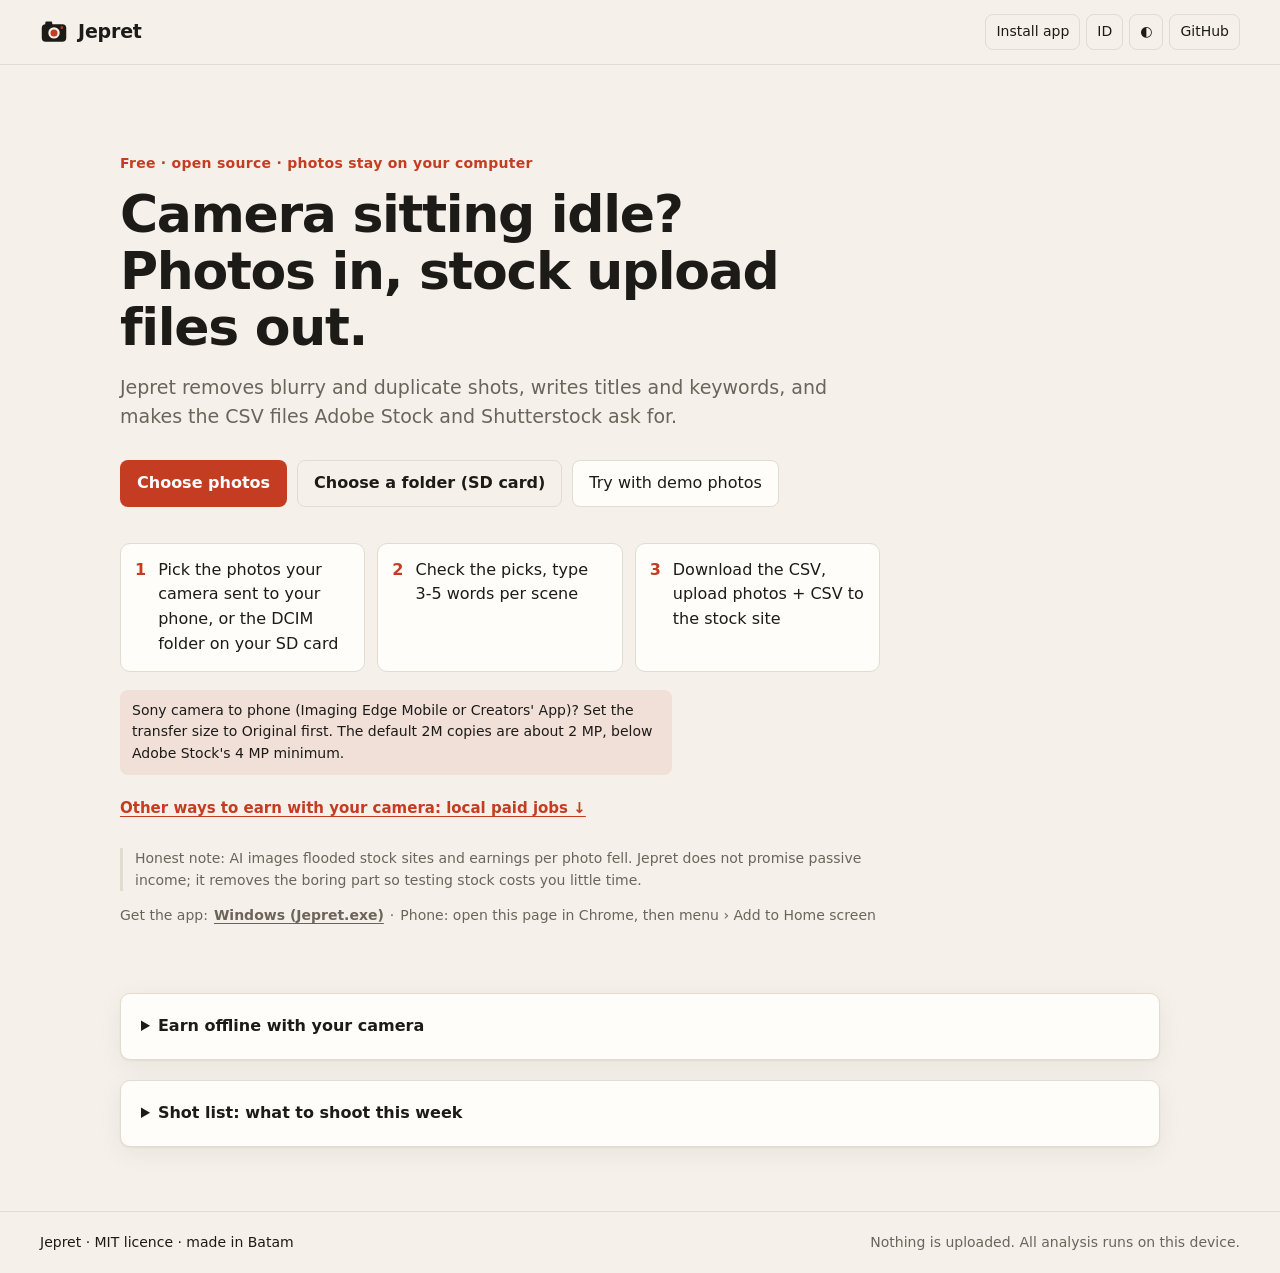
<file: index.html>
<!doctype html>
<html lang="en">
<head>
  <meta charset="utf-8">
  <meta name="viewport" content="width=device-width, initial-scale=1">
  <title>Jepret - camera photos to stock upload files</title>
  <meta name="description" content="Free, open-source app: pick photos from your SD card or the ones your camera sent to your phone, Jepret removes blurry and duplicate shots, writes titles and keywords and makes Adobe Stock and Shutterstock upload files. Photos never leave your computer.">
  <link rel="icon" href="icon.svg" type="image/svg+xml">
  <link rel="apple-touch-icon" href="apple-touch-icon.png">
  <meta name="theme-color" content="#c43d22">
  <link rel="manifest" href="manifest.webmanifest">
  <link rel="stylesheet" href="styles.css">
</head>
<body>
  <header class="bar">
    <a class="brand" href="./">
      <img src="icon.svg" alt="" width="28" height="28">
      <span>Jepret</span>
    </a>
    <nav class="bar-actions">
      <button id="install" class="ghost" type="button" hidden data-i18n="install">Install app</button>
      <button id="lang" class="ghost" type="button" aria-label="Switch language">ID</button>
      <button id="theme" class="ghost" type="button" aria-label="Switch theme">◐</button>
      <a class="ghost" href="https://github.com/juw12/jepret" target="_blank" rel="noopener">GitHub</a>
    </nav>
  </header>

  <main>
    <section id="start" class="hero">
      <p class="eyebrow" data-i18n="eyebrow">Free · open source · photos stay on your computer</p>
      <h1 data-i18n="headline">Camera sitting idle? Photos in, stock upload files out.</h1>
      <p class="lead" data-i18n="lead">Jepret removes blurry and duplicate shots, writes titles and keywords, and makes the CSV files Adobe Stock and Shutterstock ask for.</p>
      <div class="cta">
        <label class="primary" for="picker-photos">
          <span data-i18n="pickPhotos">Choose photos</span>
          <input id="picker-photos" type="file" multiple accept="image/jpeg">
        </label>
        <label class="primary secondary" id="folder-label" for="picker">
          <span data-i18n="pick">Choose a folder (SD card)</span>
          <input id="picker" type="file" webkitdirectory multiple accept="image/jpeg">
        </label>
        <button id="demo" class="secondary" type="button" data-i18n="demo">Try with demo photos</button>
      </div>
      <ol class="steps">
        <li><b>1</b><span data-i18n="s1">Pick the photos your camera sent to your phone, or the DCIM folder on your SD card</span></li>
        <li><b>2</b><span data-i18n="s2">Check the picks, type 3-5 words per scene</span></li>
        <li><b>3</b><span data-i18n="s3">Download the CSV, upload photos + CSV to the stock site</span></li>
      </ol>
      <p class="tip" data-i18n="tip">Sony camera to phone (Imaging Edge Mobile or Creators' App)? Set the transfer size to Original first. The default 2M copies are about 2 MP, below Adobe Stock's 4 MP minimum.</p>
      <p class="earn-link"><a href="#earn-panel" id="earn-jump" data-i18n="earnLink">Other ways to earn with your camera: local paid jobs ↓</a></p>
      <p class="honest" data-i18n="honest">Honest note: AI images flooded stock sites and earnings per photo fell. Jepret does not promise passive income; it removes the boring part so testing stock costs you little time.</p>
      <p class="getapp">
        <span data-i18n="getapp">Get the app:</span>
        <a href="https://github.com/juw12/jepret/releases/latest/download/Jepret.exe" data-i18n="getwin">Windows (Jepret.exe)</a>
        <span aria-hidden="true">·</span>
        <span data-i18n="getphone">Phone: open this page in Chrome, then menu › Add to Home screen</span>
      </p>
    </section>

    <section id="progress" class="panel" hidden>
      <p id="progress-text">Reading photos…</p>
      <div class="meter"><div id="progress-bar"></div></div>
    </section>

    <section id="review" hidden>
      <p class="hint" id="phone-hint" role="status" hidden></p>
      <div class="summary" id="summary"></div>
      <div class="autowords panel">
        <div class="cta">
          <button id="fill-words" class="primary" type="button" data-i18n="fillWords">Fill in the words for me</button>
          <label class="check"><input id="fill-auto" type="checkbox"> <span data-i18n="fillAuto">Do this by itself next time</span></label>
        </div>
        <p id="fill-status" class="fill-status" role="status"></p>
        <p class="muted" data-i18n="fillNote">Recognises each scene on this device; photos are not uploaded. The first time it downloads about 90 MB, then it works offline. Check the words: the AI can be wrong.</p>
      </div>
      <div class="groups" id="groups"></div>
      <div class="export panel">
        <h2 data-i18n="exportTitle">Export</h2>
        <p id="export-status" class="muted"></p>
        <div class="cta">
          <button id="save-folder" class="primary" type="button" hidden data-i18n="saveFolder">Copy keepers (words inside) + CSV to a folder</button>
          <button id="share-photos" class="primary" type="button" hidden data-i18n="sharePhotos">Share keepers to an app</button>
          <span id="export-or" class="muted export-or" hidden data-i18n="exportOr">or one file at a time:</span>
          <button id="dl-adobe" class="primary" type="button">adobe_stock.csv</button>
          <button id="dl-shutter" class="secondary" type="button">shutterstock.csv</button>
          <button id="dl-list" class="secondary" type="button" data-i18n="keepList">Keeper list</button>
        </div>
        <p class="muted" data-i18n="embedNote">Saved and shared photos carry their title and keywords inside the file, so Adobe Stock and Shutterstock fill them in when you upload.</p>
        <p class="muted" data-i18n="uploadNote">Shutterstock: upload the shared or saved photos and the words are already filled in. Adobe Stock: upload the photos, then the CSV. Automatic upload from a PC: see tools/upload_stock.py in the README.</p>
        <div class="proofs">
          <label><span data-i18n="proofName">Name on proofs</span>
            <input id="proof-name" type="text" maxlength="40" placeholder="Juwen Photo">
          </label>
          <button id="make-proofs" class="secondary" type="button" data-i18n="proofs">Client proofs (watermarked)</button>
        </div>
      </div>
    </section>

    <section class="panel" id="earn-panel">
      <details>
        <summary id="earn-title">Earn offline with your camera</summary>
        <div id="onspot"></div>
        <div id="earn"></div>
      </details>
    </section>

    <section class="panel">
      <details>
        <summary data-i18n="shotTitle">Shot list: what to shoot this week</summary>
        <div id="shots"></div>
      </details>
    </section>
  </main>

  <footer class="foot">
    <span>Jepret · MIT licence · made in Batam</span>
    <span class="muted" data-i18n="privacy">Nothing is uploaded. All analysis runs on this device.</span>
  </footer>

  <template id="group-template">
    <article class="group panel">
      <header class="group-head">
        <h3></h3>
        <span class="muted group-meta"></span>
      </header>
      <div class="thumbs"></div>
      <div class="fields">
        <label><span data-i18n="describe">Describe the scene (3-5 words)</span>
          <input class="words" type="text" placeholder="barelang bridge sunrise">
        </label>
        <label><span data-i18n="location">Location</span>
          <select class="location"></select>
        </label>
        <label><span data-i18n="category">Subject type (Adobe Stock list)</span>
          <select class="category"></select>
        </label>
        <label class="check"><input class="people" type="checkbox"> <span data-i18n="people">Someone's face can be recognised (no model release, so these go in as editorial)</span></label>
      </div>
      <div class="output">
        <label><span data-i18n="title">Title</span><input class="title" type="text" maxlength="70"></label>
        <div class="kw-field">
          <span class="kw-label" data-i18n="keywords">Keywords</span>
          <div class="kw-chips" role="list"></div>
          <input class="kw-add" type="text" enterkeyhint="done" autocomplete="off">
        </div>
        <p class="muted kw-count"></p>
      </div>
    </article>
  </template>

  <script type="module" src="app.js"></script>
</body>
</html>
</file>
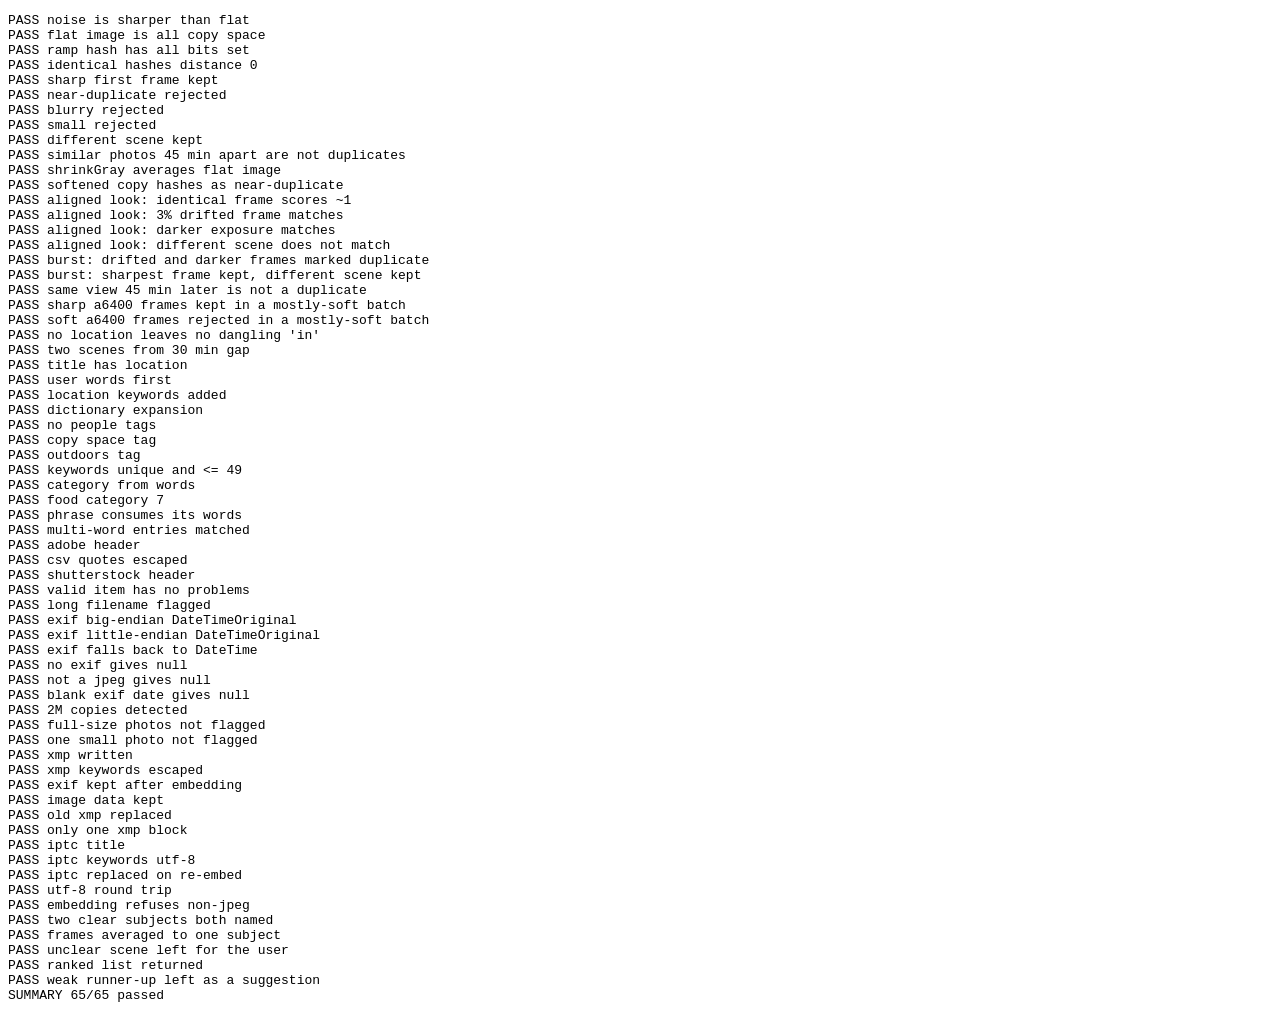
<file: test.html>
<!doctype html>
<html><head><meta charset="utf-8"><title>Jepret tests</title></head>
<body><pre id="out">running</pre>
<script type="module">
import * as core from "./core.js";
import { DICTIONARY, LOCATIONS } from "./vocab.js";
const results = [];
const check = (name, condition) => results.push(`${condition ? "PASS" : "FAIL"} ${name}`);

const w = 64;
const h = 64;
const noisy = new Float32Array(w * h).map((_, i) => (i * 7919) % 255);
const flat = new Float32Array(w * h).fill(128);
check("noise is sharper than flat", core.sharpness(noisy, w, h).score > core.sharpness(flat, w, h).score);
check("flat image is all copy space", core.sharpness(flat, w, h).flatShare === 1);

const ramp = new Float32Array(72).map((_, i) => i % 9);
const hashA = core.differenceHash(ramp);
check("ramp hash has all bits set", core.hammingDistance(hashA, 0n) === 64);
check("identical hashes distance 0", core.hammingDistance(hashA, hashA) === 0);

const photos = [
  { name: "a.jpg", megapixels: 24, sharpness: 900, hash: 0n },
  { name: "b.jpg", megapixels: 24, sharpness: 400, hash: 1n },
  { name: "c.jpg", megapixels: 24, sharpness: 5, hash: 2n ** 40n - 1n },
  { name: "d.jpg", megapixels: 1, sharpness: 800, hash: 2n ** 63n },
  { name: "e.jpg", megapixels: 24, sharpness: 700, hash: 2n ** 64n - 1n },
];
core.judge(photos);
check("sharp first frame kept", photos[0].status === "keep");
check("near-duplicate rejected", photos[1].status === "duplicate");
check("blurry rejected", photos[2].status === "blurry");
check("small rejected", photos[3].status === "small");
check("different scene kept", photos[4].status === "keep");

const scenes = [
  { name: "s1.jpg", megapixels: 24, sharpness: 900, hash: 0n, time: 0 },
  { name: "s2.jpg", megapixels: 24, sharpness: 950, hash: 1n, time: 45 * 60000 },
];
core.judge(scenes);
check("similar photos 45 min apart are not duplicates", scenes.every((p) => p.status === "keep"));

// Shrink + hash: a softened copy of the same frame must still hash as a near-duplicate.
const flat18 = new Float32Array(18 * 16).fill(50);
check("shrinkGray averages flat image", core.shrinkGray(flat18, 18, 16).every((v) => v === 50));
const sceneW = 180;
const sceneH = 120;
const scene = new Float32Array(sceneW * sceneH).map((_, i) => {
  const x = i % sceneW;
  const y = Math.floor(i / sceneW);
  return 128 + 60 * Math.sin(x / 17) * Math.cos(y / 23) + ((i * 7919) % 31) - 15;
});
const softened = scene.map((_, i) => {
  const x = i % sceneW;
  const left = scene[i - (x > 2 ? 3 : 0)];
  const right = scene[i + (x < sceneW - 3 ? 3 : 0)];
  return (left + scene[i] + right) / 3;
});
const sharpHash = core.differenceHash(core.shrinkGray(scene, sceneW, sceneH));
const softHash = core.differenceHash(core.shrinkGray(softened, sceneW, sceneH));
check("softened copy hashes as near-duplicate", core.hammingDistance(sharpHash, softHash) <= core.LIMITS.duplicateDistance);

// Handheld burst: frames drift a few % between shots. The aligned look check must still pair them,
// while a different scene in the same burst window must stay a keeper.
const bigW = 400;
const bigH = 300;
const makeScene = (seed) => new Float32Array(bigW * bigH).map((_, i) => {
  const x = i % bigW;
  const y = Math.floor(i / bigW);
  return 120 + 50 * Math.sin(x / (21 + seed) + seed) * Math.cos(y / (27 - seed))
    + 40 * Math.sin((x + 2 * y) / (55 + 7 * seed)) + ((i * 7919) % 17) - 8;
});
const cropFrame = (source, offsetX, offsetY, frameW = 360, frameH = 270) => {
  const out = new Float32Array(frameW * frameH);
  for (let y = 0; y < frameH; y += 1) {
    for (let x = 0; x < frameW; x += 1) out[y * frameW + x] = source[(y + offsetY) * bigW + x + offsetX];
  }
  return out;
};
const describeFrame = (gray, name, time, sharpness) => ({
  name, time, sharpness, megapixels: 24,
  hash: core.differenceHash(core.shrinkGray(gray, 360, 270)),
  look: core.shrinkGray(gray, 360, 270, 32, 24),
});
const sceneA = makeScene(1);
const sceneB = makeScene(5);
const first = describeFrame(cropFrame(sceneA, 20, 15), "burst1.jpg", 0, 800);
const drifted = describeFrame(cropFrame(sceneA, 31, 21), "burst2.jpg", 1000, 700);
const darker = { ...describeFrame(cropFrame(sceneA, 20, 15).map((v) => v * 0.7 + 10), "burst3.jpg", 2000, 650) };
const other = describeFrame(cropFrame(sceneB, 20, 15), "other.jpg", 3000, 900);
check("aligned look: identical frame scores ~1", core.alignedSimilarity(first.look, first.look) > 0.999);
check("aligned look: 3% drifted frame matches", core.alignedSimilarity(first.look, drifted.look) >= core.LIMITS.duplicateSimilarity);
check("aligned look: darker exposure matches", core.alignedSimilarity(first.look, darker.look) > 0.99);
check("aligned look: different scene does not match", core.alignedSimilarity(first.look, other.look) < 0.6);
const burst = [first, drifted, darker, other];
core.judge(burst);
check("burst: drifted and darker frames marked duplicate", drifted.status === "duplicate" && darker.status === "duplicate");
check("burst: sharpest frame kept, different scene kept", first.status === "keep" && other.status === "keep");
const later = [describeFrame(cropFrame(sceneA, 20, 15), "l1.jpg", 0, 800), describeFrame(cropFrame(sceneA, 31, 21), "l2.jpg", 45 * 60000, 700)];
core.judge(later);
check("same view 45 min later is not a duplicate", later.every((p) => p.status === "keep"));

// Real a6400 scores (800 px copy): a batch where most frames are soft must still reject them.
const mostlySoft = [268, 300, 327, 736, 944, 9, 10, 13, 16, 30, 47, 1, 1, 2].map((score, i) => ({
  name: `r${i}.jpg`, megapixels: 24, sharpness: score, hash: BigInt(i) * 0x0f0f0f0fn, time: i * 5 * 60000,
}));
core.judge(mostlySoft);
check("sharp a6400 frames kept in a mostly-soft batch", mostlySoft.slice(0, 5).every((p) => p.status === "keep"));
check("soft a6400 frames rejected in a mostly-soft batch", mostlySoft.slice(5).every((p) => p.status === "blurry"));

const noPlace = core.buildMetadata({ words: "insect macro nature", locationKey: "", people: false, orientation: "horizontal", colours: [], copySpace: false }, DICTIONARY, LOCATIONS);
check("no location leaves no dangling 'in'", noPlace.title === "Insect macro nature");

const groups = core.groupByTime([{ time: 0 }, { time: 60000 }, { time: 60000 * 30 }]);
check("two scenes from 30 min gap", groups.length === 2 && groups[0].photos.length === 2);

const meta = core.buildMetadata({ words: "barelang bridge sunrise", locationKey: "batam", people: false, orientation: "horizontal", colours: ["orange"], copySpace: true }, DICTIONARY, LOCATIONS);
check("title has location", meta.title === "Barelang bridge sunrise in Batam, Indonesia");
check("user words first", meta.keywords[0] === "barelang" && meta.keywords[1] === "bridge");
check("location keywords added", meta.keywords.includes("riau islands"));
check("dictionary expansion", meta.keywords.includes("golden hour") && meta.keywords.includes("architecture"));
check("no people tags", meta.keywords.includes("no people"));
check("copy space tag", meta.keywords.includes("copy space"));
check("outdoors tag", meta.keywords.includes("outdoors"));
check("keywords unique and <= 49", new Set(meta.keywords).size === meta.keywords.length && meta.keywords.length <= 49);
check("category from words", [2, 11].includes(meta.category));
const food = core.buildMetadata({ words: "nasi goreng street food", locationKey: "", people: true, orientation: "vertical", colours: [] }, DICTIONARY, LOCATIONS);
check("food category 7", food.category === 7);
check("phrase consumes its words", !food.keywords.includes("traffic") && !food.keywords.includes("road"));
check("multi-word entries matched", food.keywords.includes("fried rice") && food.keywords.includes("hawker"));

const items = [{ file: "DSC01.JPG", title: 'Bridge, "sunrise"', keywords: meta.keywords, category: meta.category, editorial: false, shutterstockCategories: ["Nature"] }];
const adobe = core.adobeCsv(items);
check("adobe header", adobe.startsWith("Filename,Title,Keywords,Category,Releases\r\n"));
check("csv quotes escaped", adobe.includes('"Bridge, ""sunrise"""'));
const shutter = core.shutterstockCsv(items);
check("shutterstock header", shutter.startsWith("Filename,Description,Keywords,Categories,Editorial,Mature content,illustration"));
check("valid item has no problems", core.validateItem(items[0]).length === 0);
check("long filename flagged", core.validateItem({ ...items[0], file: "x".repeat(31) + ".jpg" }).length === 1);

// ---- EXIF shooting time (phone transfers reset the file date)
function fakeJpeg(dateText, littleEndian, useExifIfd = true) {
  const tiff = [];
  const u16 = (v) => (littleEndian ? [v & 255, v >> 8] : [v >> 8, v & 255]);
  const u32 = (v) => (littleEndian
    ? [v & 255, (v >> 8) & 255, (v >> 16) & 255, v >>> 24]
    : [v >>> 24, (v >> 16) & 255, (v >> 8) & 255, v & 255]);
  const text = [...dateText].map((c) => c.charCodeAt(0)).concat([0]);
  // TIFF header (8) + IFD0 with 1 entry (2 + 12 + 4 = 18) => next block at 26
  tiff.push(...(littleEndian ? [0x49, 0x49] : [0x4d, 0x4d]), ...u16(42), ...u32(8));
  if (useExifIfd) {
    tiff.push(...u16(1), ...u16(0x8769), ...u16(4), ...u32(1), ...u32(26), ...u32(0));
    // Exif IFD at 26 with 1 entry => string at 44
    tiff.push(...u16(1), ...u16(0x9003), ...u16(2), ...u32(text.length), ...u32(44), ...u32(0));
  } else {
    tiff.push(...u16(1), ...u16(0x0132), ...u16(2), ...u32(text.length), ...u32(26), ...u32(0));
  }
  tiff.push(...text);
  const app1 = [0x45, 0x78, 0x69, 0x66, 0, 0, ...tiff];
  const length = app1.length + 2;
  return new Uint8Array([0xff, 0xd8, 0xff, 0xe1, length >> 8, length & 255, ...app1, 0xff, 0xd9]).buffer;
}
const expected = new Date(2026, 10, 8, 7, 15, 30).getTime();
check("exif big-endian DateTimeOriginal", core.exifTime(fakeJpeg("2026:11:08 07:15:30", false)) === expected);
check("exif little-endian DateTimeOriginal", core.exifTime(fakeJpeg("2026:11:08 07:15:30", true)) === expected);
check("exif falls back to DateTime", core.exifTime(fakeJpeg("2026:11:08 07:15:30", true, false)) === expected);
check("no exif gives null", core.exifTime(new Uint8Array([0xff, 0xd8, 0xff, 0xda, 0, 2]).buffer) === null);
check("not a jpeg gives null", core.exifTime(new Uint8Array([1, 2, 3, 4]).buffer) === null);
check("blank exif date gives null", core.exifTime(fakeJpeg("0000:00:00 00:00:00", false)) === null);

// ---- Sony phone-transfer "2M" copies
const mp = (values) => values.map((megapixels) => ({ megapixels }));
check("2M copies detected", core.looksLikePhoneCopies(mp([2.0, 2.1, 2.0, 24.0])));
check("full-size photos not flagged", !core.looksLikePhoneCopies(mp([24.0, 24.0, 6.0])));
check("one small photo not flagged", !core.looksLikePhoneCopies(mp([2.0, 24.0, 24.0])));

// ---- embedded metadata (XMP + IPTC) so stock sites fill title and keywords on upload
const stockMeta = { title: "Barelang bridge at sunrise, Batam", keywords: ["bridge", "sunrise", "batam", "café & <sea>"] };
const exifJpeg = new Uint8Array(fakeJpeg("2026:11:08 07:15:30", false));
const tagged = core.embedXmp(exifJpeg, stockMeta);
const xmpText = core.readXmp(tagged);
check("xmp written", xmpText !== null && xmpText.includes("Barelang bridge at sunrise, Batam"));
check("xmp keywords escaped", xmpText.includes("<rdf:li>café &amp; &lt;sea&gt;</rdf:li>"));
check("exif kept after embedding", core.exifTime(tagged.buffer) === expected);
check("image data kept", tagged[tagged.length - 2] === 0xff && tagged[tagged.length - 1] === 0xd9);
const retagged = core.embedXmp(tagged, { title: "Night market", keywords: ["market"] });
const retaggedText = core.readXmp(retagged);
check("old xmp replaced", retaggedText.includes("Night market") && !retaggedText.includes("Barelang"));
check("only one xmp block", (core.fromUtf8(retagged).match(/ns\.adobe\.com\/xap\/1\.0\//g) || []).length === 1);
const iptc = core.readIptc(tagged);
check("iptc title", iptc && iptc.title === stockMeta.title && iptc.caption === stockMeta.title);
check("iptc keywords utf-8", iptc && iptc.keywords.length === 4 && iptc.keywords[3] === "café & <sea>");
check("iptc replaced on re-embed", core.readIptc(retagged).keywords.join() === "market");
check("utf-8 round trip", core.fromUtf8(core.utf8("Rp 50rb · kopi ☕ 𝄞")) === "Rp 50rb · kopi ☕ 𝄞");
let notJpeg = false;
try {
  core.embedXmp(new Uint8Array([1, 2, 3, 4]), stockMeta);
} catch (error) {
  notJpeg = true;
}
check("embedding refuses non-jpeg", notJpeg);

// ---- scene words from image/label embeddings
const unit = (values) => {
  const norm = Math.hypot(...values);
  return values.map((value) => value / norm);
};
const labelVectors = [unit([1, 0, 0, 0]), unit([0, 1, 0, 0]), unit([0, 0, 1, 0]), unit([0, 0, 0, 1])];
const labelNames = ["dragonfly", "flower", "beach", "car"];
const insectOnFlower = core.pickSceneWords([[0.8, 0.79, 0, 0]], labelNames, labelVectors);
check("two clear subjects both named", insectOnFlower.words.join(" ") === "dragonfly flower");
const oneSubject = core.pickSceneWords([[0, 0, 5, 0.2], [0, 0.1, 3, 0]], labelNames, labelVectors);
check("frames averaged to one subject", oneSubject.words.join(" ") === "beach");
const unclear = core.pickSceneWords([[1, 1, 1, 1]], labelNames, labelVectors, { minShare: 0.5, floorShare: 0.3 });
check("unclear scene left for the user", unclear.words.length === 0);
check("ranked list returned", oneSubject.ranked[0].label === "beach" && oneSubject.ranked.length === 4);
// Runner-up holds ~19 % (above minShare) but only ~24 % of the top word: it must stay a suggestion.
const weakRunnerUp = core.pickSceneWords([[1, 0.98, 0, 0]], labelNames, labelVectors);
check("weak runner-up left as a suggestion", weakRunnerUp.words.join(" ") === "dragonfly");

const failed = results.filter((line) => line.startsWith("FAIL")).length;
document.getElementById("out").textContent = results.join("\n") + `\nSUMMARY ${results.length - failed}/${results.length} passed`;
if (location.search.includes("report")) {
  fetch("/report", { method: "POST", body: document.getElementById("out").textContent });
}
</script></body></html>
</file>
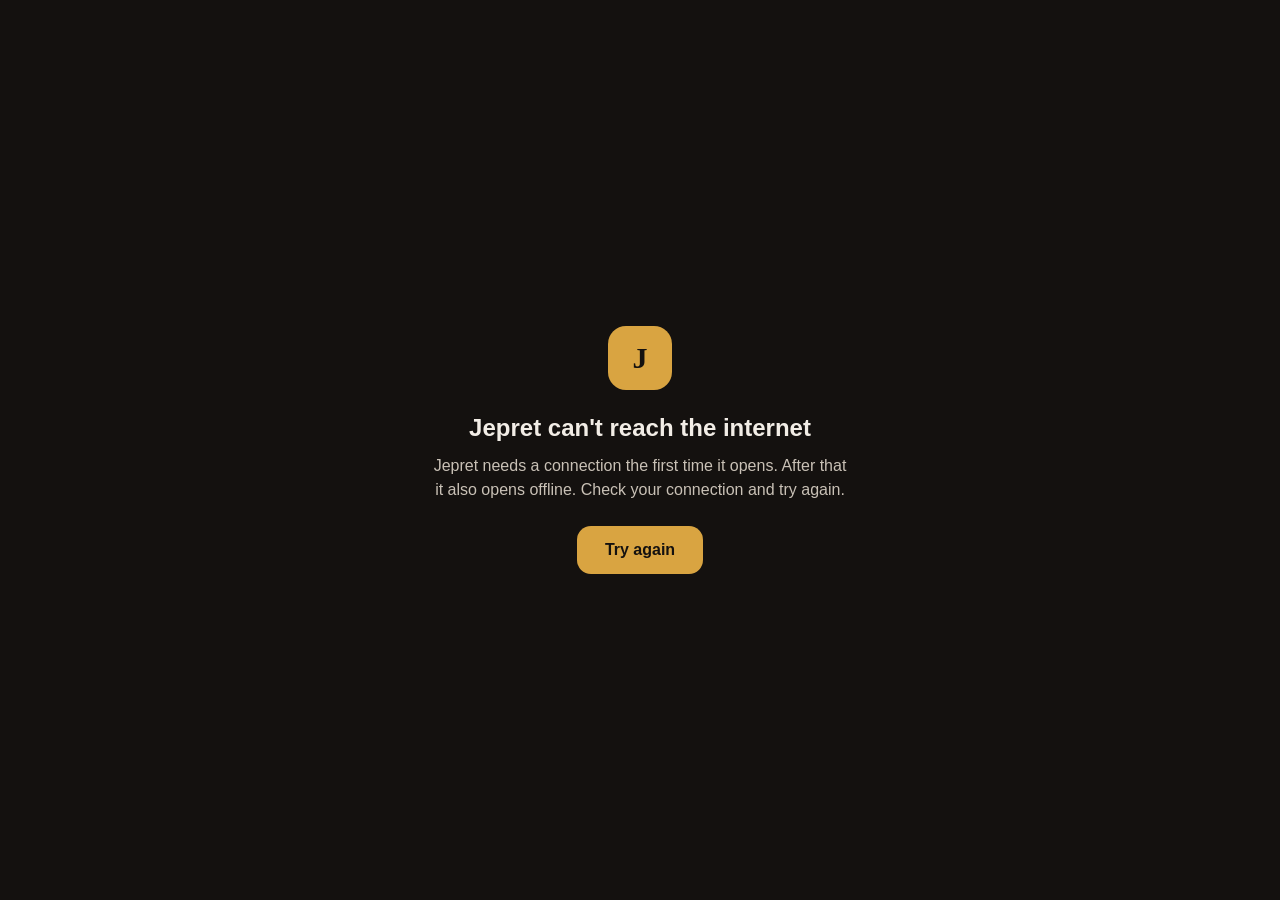
<file: desktop/offline.html>
<!doctype html>
<html lang="en">
<head>
  <meta charset="utf-8">
  <meta name="viewport" content="width=device-width, initial-scale=1, viewport-fit=cover">
  <title>Jepret</title>
  <style>
    :root { color-scheme: light dark; }
    body { margin: 0; min-height: 100vh; display: grid; place-items: center; font: 16px/1.5 -apple-system, BlinkMacSystemFont, "Segoe UI", Roboto, sans-serif; background: #14110f; color: #f2ede6; }
    main { max-width: 420px; padding: 32px; text-align: center; }
    .mark { width: 64px; height: 64px; margin: 0 auto 20px; border-radius: 18px; background: #d9a441; color: #14110f; display: grid; place-items: center; font: 700 30px/1 Georgia, serif; }
    h1 { font-size: 24px; margin: 0 0 8px; }
    p { color: #c9c1b6; margin: 0 0 24px; }
    a { display: inline-block; padding: 12px 28px; border-radius: 14px; background: #d9a441; color: #14110f; font-weight: 700; text-decoration: none; }
  </style>
</head>
<body>
  <main>
    <div class="mark" aria-hidden="true">J</div>
    <h1>Jepret can't reach the internet</h1>
    <p>Jepret needs a connection the first time it opens. After that it also opens offline. Check your connection and try again.</p>
    <a href="https://juw12.github.io/jepret/">Try again</a>
  </main>
</body>
</html>
</file>
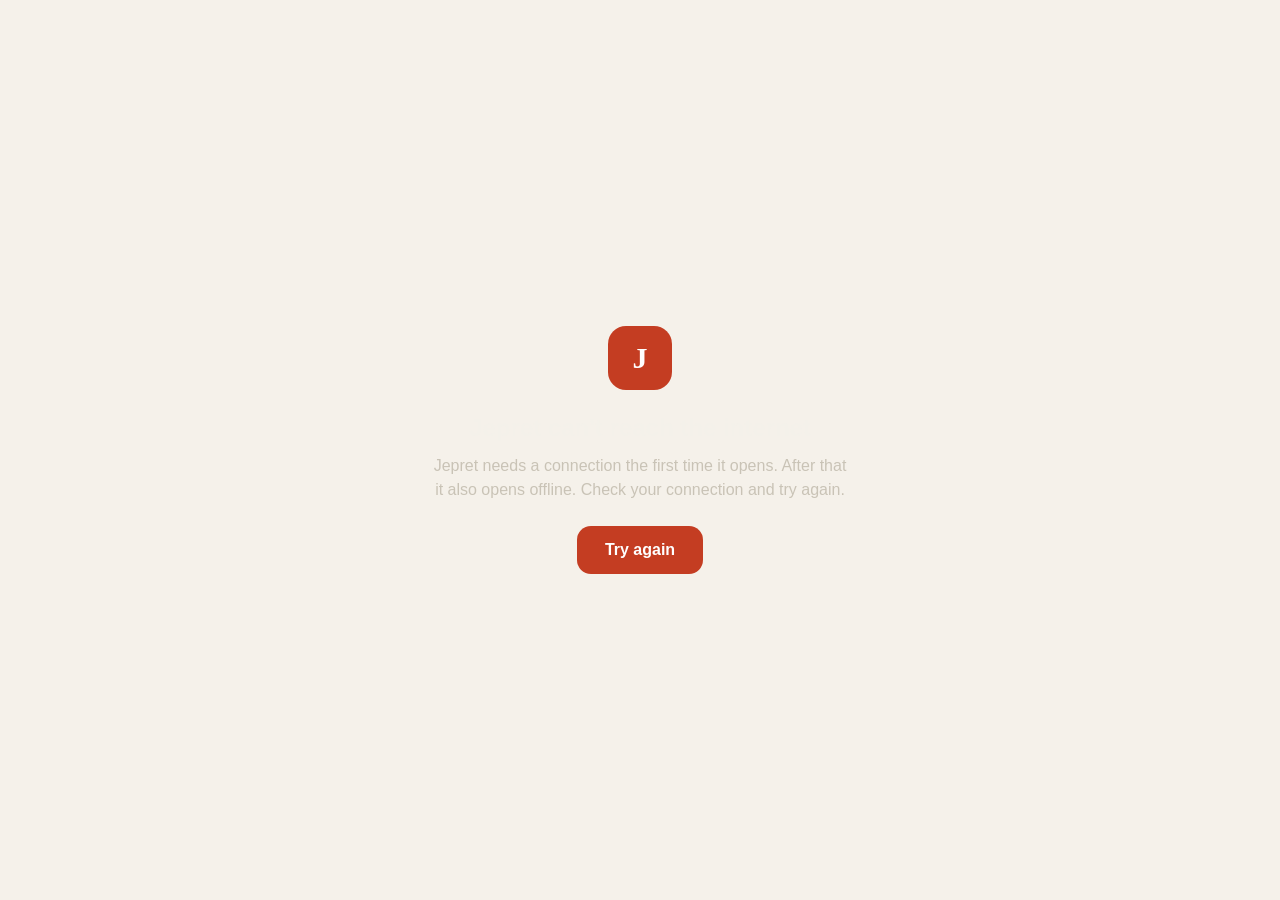
<file: android/assets/offline.html>
<!doctype html>
<html lang="en">
<head>
  <meta charset="utf-8">
  <meta name="viewport" content="width=device-width, initial-scale=1, viewport-fit=cover">
  <title>Jepret</title>
  <style>
    :root { color-scheme: light dark; }
    body { margin: 0; min-height: 100vh; display: grid; place-items: center; font: 16px/1.5 -apple-system, BlinkMacSystemFont, "Segoe UI", Roboto, sans-serif; background: #f5f1ea; color: #f4f1ea; }
    main { max-width: 420px; padding: 32px; text-align: center; }
    .mark { width: 64px; height: 64px; margin: 0 auto 20px; border-radius: 18px; background: #c43d22; color: #ffffff; display: grid; place-items: center; font: 700 30px/1 Georgia, serif; }
    h1 { font-size: 24px; margin: 0 0 8px; }
    p { color: #c9c3b6; margin: 0 0 24px; }
    a { display: inline-block; padding: 12px 28px; border-radius: 14px; background: #c43d22; color: #ffffff; font-weight: 700; text-decoration: none; }
  </style>
</head>
<body>
  <main>
    <div class="mark" aria-hidden="true">J</div>
    <h1>Jepret can't reach the internet</h1>
    <p>Jepret needs a connection the first time it opens. After that it also opens offline. Check your connection and try again.</p>
    <a href="https://juw12.github.io/jepret/">Try again</a>
  </main>
</body>
</html>
</file>
<file: styles.css>
:root {
  --paper: #f5f1ea;
  --card: #fffdf9;
  --ink: #1d1b18;
  --muted: #6b645a;
  --line: #e2dbcf;
  --accent: #c43d22;
  --accent-ink: #ffffff;
  --keep: #2f7d4f;
  --warn: #9a6416;
  --radius: 10px;
  --shadow: 0 1px 2px rgba(29, 27, 24, 0.06), 0 6px 24px rgba(29, 27, 24, 0.06);
  color-scheme: light;
}
[data-theme="dark"] {
  --paper: #141311;
  --card: #1d1b18;
  --ink: #efe9df;
  --muted: #a39b8f;
  --line: #34302a;
  --accent: #f0643f;
  --accent-ink: #141311;
  --keep: #5cbf85;
  --warn: #e2a84b;
  --shadow: none;
  color-scheme: dark;
}
* { box-sizing: border-box; }
body {
  margin: 0;
  background: var(--paper);
  color: var(--ink);
  font: 16px/1.55 system-ui, -apple-system, "Segoe UI", Roboto, sans-serif;
}
a { color: inherit; }
.bar {
  display: flex; align-items: center; justify-content: space-between;
  padding: 14px clamp(16px, 4vw, 40px);
  border-bottom: 1px solid var(--line);
  position: sticky; top: 0; background: var(--paper); z-index: 5;
}
.brand { display: flex; gap: 10px; align-items: center; font-weight: 700; font-size: 19px; text-decoration: none; letter-spacing: -0.01em; }
.bar-actions { display: flex; gap: 6px; }
button, .primary, .secondary, .ghost {
  font: inherit; cursor: pointer; border-radius: 8px; border: 1px solid transparent;
  padding: 10px 16px; text-decoration: none; display: inline-flex; align-items: center; gap: 8px; position: relative;
}
.ghost { background: transparent; color: var(--ink); padding: 6px 10px; border-color: var(--line); font-size: 14px; }
.primary { background: var(--accent); color: var(--accent-ink); font-weight: 600; }
.primary:hover { filter: brightness(1.06); }
.secondary { background: var(--card); color: var(--ink); border-color: var(--line); }
button:focus-visible, .primary:focus-within, a:focus-visible, input:focus-visible, select:focus-visible, textarea:focus-visible {
  outline: 3px solid color-mix(in srgb, var(--accent) 45%, transparent); outline-offset: 2px;
}
.primary input[type=file] { position: absolute; inset: 0; opacity: 0; width: 1px; height: 1px; }
main { max-width: 1120px; margin: 0 auto; padding: 0 clamp(16px, 4vw, 40px) 64px; }
.hero { padding: clamp(40px, 8vw, 88px) 0 32px; max-width: 760px; }
.eyebrow { color: var(--accent); font-weight: 600; font-size: 14px; letter-spacing: 0.02em; margin: 0 0 12px; }
h1 { font-size: clamp(32px, 5.2vw, 52px); line-height: 1.08; letter-spacing: -0.025em; margin: 0 0 18px; }
.lead { font-size: 19px; color: var(--muted); margin: 0 0 28px; }
.cta { display: flex; flex-wrap: wrap; gap: 10px; }
.steps { list-style: none; padding: 0; margin: 36px 0 0; display: grid; grid-template-columns: repeat(auto-fit, minmax(200px, 1fr)); gap: 12px; }
.steps li { display: flex; gap: 12px; align-items: baseline; padding: 14px; border: 1px solid var(--line); border-radius: var(--radius); background: var(--card); }
.steps b { font-variant-numeric: tabular-nums; color: var(--accent); }
.honest { margin-top: 28px; font-size: 14px; color: var(--muted); border-left: 3px solid var(--line); padding-left: 12px; }
.getapp { margin-top: 14px; font-size: 14px; color: var(--muted); display: flex; flex-wrap: wrap; gap: 6px; align-items: baseline; }
.getapp a { color: inherit; font-weight: 600; text-underline-offset: 3px; }
.panel { background: var(--card); border: 1px solid var(--line); border-radius: var(--radius); padding: 20px; margin-top: 20px; box-shadow: var(--shadow); }
.meter { height: 8px; background: var(--line); border-radius: 99px; overflow: hidden; }
#progress-bar { height: 100%; width: 0; background: var(--accent); transition: width 0.2s; }
.summary { margin: 28px 0 0; font-weight: 600; }
.group-head { display: flex; justify-content: space-between; align-items: baseline; gap: 12px; flex-wrap: wrap; }
.group-head h3 { margin: 0; }
.muted { color: var(--muted); font-size: 14px; }
.thumbs { display: grid; grid-template-columns: repeat(auto-fill, minmax(150px, 1fr)); gap: 10px; margin: 16px 0; }
.thumb { padding: 0; border: 2px solid var(--keep); background: var(--paper); border-radius: 8px; overflow: hidden; display: block; aspect-ratio: 3 / 2; }
.thumb img { width: 100%; height: 100%; object-fit: cover; display: block; }
.thumb:not(.keep) { border-color: var(--line); }
.thumb:not(.keep) img { opacity: 0.35; filter: grayscale(0.7); }
.badge { position: absolute; top: 6px; left: 6px; font-size: 12px; font-weight: 600; padding: 2px 8px; border-radius: 99px; background: var(--keep); color: #fff; }
.thumb:not(.keep) .badge { background: var(--warn); }
.fname { position: absolute; bottom: 0; left: 0; right: 0; font-size: 11px; padding: 3px 6px; background: rgba(0, 0, 0, 0.6); color: #fff; text-align: left; }
.fields { display: grid; gap: 12px; grid-template-columns: repeat(auto-fit, minmax(220px, 1fr)); }
.output { display: grid; gap: 12px; margin-top: 12px; }
label { display: grid; gap: 4px; font-size: 14px; color: var(--muted); }
label.check { display: flex; align-items: center; gap: 8px; }
input[type=text], select, textarea {
  font: inherit; color: var(--ink); background: var(--paper); border: 1px solid var(--line); border-radius: 8px; padding: 9px 10px; width: 100%;
}
textarea { resize: vertical; }
details summary { cursor: pointer; font-weight: 600; }
details h4 { margin: 16px 0 4px; }
.export h2 { margin-top: 0; }
.foot { display: flex; justify-content: space-between; flex-wrap: wrap; gap: 8px; padding: 20px clamp(16px, 4vw, 40px); border-top: 1px solid var(--line); font-size: 14px; }
@media (prefers-reduced-motion: reduce) { * { transition: none !important; } }

.primary.secondary { background: transparent; color: var(--ink); border-color: var(--line); }
.secondary input[type=file] { position: absolute; inset: 0; opacity: 0; width: 1px; height: 1px; }
.tip { margin-top: 18px; font-size: 14px; color: var(--ink); background: color-mix(in srgb, var(--accent) 9%, transparent);
  border-radius: 8px; padding: 10px 12px; max-width: 62ch; }
.hint { margin: 0 0 14px; padding: 12px 14px; border-radius: 8px; font-weight: 600;
  background: color-mix(in srgb, var(--accent) 14%, transparent); border: 1px solid color-mix(in srgb, var(--accent) 40%, transparent); }
.hint[hidden], #folder-label[hidden], .fields[hidden], .output[hidden], #blur-note[hidden] { display: none; }
.empty-note { margin: 10px 0 0; }

#blur-note { margin: -4px 0 14px; }

.export-or {
  align-self: center;
  font-size: 0.9rem;
}

/* On-device AI words */
.autowords { margin-top: 14px; }
.autowords .cta { align-items: center; }
.fill-status { margin: 10px 0 0; font-weight: 600; min-height: 1.2em; }
.fill-status:empty { display: none; }
.autowords .muted { margin: 8px 0 0; }
.ai-badge { display: inline-block; font-size: 12px; font-weight: 600; padding: 1px 8px; border-radius: 99px;
  background: color-mix(in srgb, var(--warn) 18%, transparent); color: var(--warn); }
.chips { display: flex; flex-wrap: wrap; gap: 6px; align-items: center; font-size: 13px; color: var(--muted); grid-column: 1 / -1; }
.chip { padding: 3px 10px; font-size: 13px; border-radius: 99px; background: var(--paper); color: var(--ink); border-color: var(--line); }
.chip:hover { border-color: var(--accent); }

/* Export extras */
.export .muted { margin: 10px 0 0; }
.proofs { display: flex; flex-wrap: wrap; gap: 10px; align-items: end; margin-top: 16px; padding-top: 16px; border-top: 1px solid var(--line); }
.proofs label { flex: 1 1 220px; max-width: 320px; }
#share-photos[hidden], #save-folder[hidden], #export-or[hidden] { display: none; }

/* Earn offline */
.earn-link { margin: 22px 0 0; font-size: 15px; }
.earn-link a { font-weight: 600; color: var(--accent); text-underline-offset: 3px; }
.gigs { display: grid; grid-template-columns: repeat(auto-fit, minmax(280px, 1fr)); gap: 14px; margin-top: 14px; }
.gig { border: 1px solid var(--line); border-radius: var(--radius); padding: 16px; background: var(--paper); display: flex; flex-direction: column; gap: 6px; }
.gig h4 { margin: 0; font-size: 17px; }
.gig .muted { margin: 0; }
.gig dl { margin: 6px 0 0; display: grid; gap: 2px; font-size: 14px; }
.gig dt { font-weight: 600; margin-top: 6px; }
.gig dd { margin: 0; }
.gig blockquote { margin: 8px 0 4px; padding: 10px 12px; border-left: 3px solid var(--accent); background: var(--card); font-size: 14px; border-radius: 0 8px 8px 0; }
.gig .cta { margin-top: auto; }
.button-link { font-size: 14px; padding: 8px 12px; }
.gig .secondary { font-size: 14px; padding: 8px 12px; }

/* Keywords as removable chips */
.kw-field { display: grid; gap: 6px; font-size: 14px; color: var(--muted); }
.kw-chips { display: flex; flex-wrap: wrap; gap: 6px; padding: 8px; min-height: 44px; border: 1px solid var(--line);
  border-radius: 8px; background: var(--paper); }
.kw-chip { padding: 3px 10px; font-size: 13px; border-radius: 99px; background: var(--card); color: var(--ink); border-color: var(--line); }
.kw-chip:hover, .kw-chip:focus-visible { border-color: var(--accent); text-decoration: line-through; }

/* Quote maker */
.gig .cta { flex-wrap: wrap; }
.quote-maker { margin-top: 18px; border: 1px solid var(--line); border-radius: var(--radius); padding: 16px; background: var(--paper); scroll-margin-top: 16px; }
.quote-maker h4 { margin: 0 0 4px; font-size: 17px; }
.quote-fields { display: grid; grid-template-columns: repeat(auto-fit, minmax(170px, 1fr)); gap: 10px; margin-top: 10px; }
.quote-fields label { display: flex; flex-direction: column; gap: 4px; font-size: 14px; }
.quote-fields input { font: inherit; padding: 8px 10px; border: 1px solid var(--line); border-radius: 8px; background: var(--card); color: inherit; min-width: 0; }
.quote-preview { white-space: pre-line; margin: 12px 0 8px; padding: 10px 12px; border-left: 3px solid var(--accent); background: var(--card); font-size: 14px; border-radius: 0 8px 8px 0; }
.quote-maker .secondary { font-size: 14px; padding: 8px 12px; }

/* Sell face to face */
.onspot { border: 1px solid var(--line); border-radius: var(--radius); padding: 16px; background: var(--paper); margin-top: 12px; }
.onspot h4 { margin: 0 0 4px; font-size: 18px; }
.onspot h5 { margin: 14px 0 8px; font-size: 15px; }
.onspot-fields { display: grid; grid-template-columns: repeat(auto-fit, minmax(170px, 1fr)); gap: 10px; }
.onspot label { display: flex; flex-direction: column; gap: 4px; font-size: 14px; margin-top: 8px; }
.onspot input:not([type=file]) { font: inherit; padding: 8px 10px; border: 1px solid var(--line); border-radius: 8px; background: var(--card); color: inherit; min-width: 0; }
.onspot-row { display: flex; align-items: flex-end; gap: 14px; flex-wrap: wrap; }
.onspot-amount { font-size: 22px; font-weight: 700; padding-bottom: 6px; }
.onspot .cta { flex-wrap: wrap; margin-top: 10px; }
.onspot-show-sign { margin-top: 12px; }
.onspot-summary { font-weight: 600; margin: 10px 0 0; }
.onspot .secondary, .onspot .button-link { font-size: 14px; padding: 8px 12px; }
.onspot .button-link.disabled { opacity: 0.5; pointer-events: none; }
.onspot-pitch { margin-top: 14px; }
.onspot-pitch summary { cursor: pointer; font-weight: 600; }
.onspot-pitch li { margin: 6px 0; }
.onspot-sign { position: fixed; inset: 0; z-index: 1000; background: #fff; color: #111; display: flex; flex-direction: column; align-items: center; justify-content: center; gap: 2vh; padding: 4vh 4vw; text-align: center; overflow: auto; cursor: pointer; }
.onspot-sign p { margin: 0; }
.onspot-sign .sign-title { font-size: clamp(28px, 7vw, 64px); font-weight: 800; }
.onspot-sign .sign-sub { font-size: clamp(16px, 3.6vw, 28px); color: #333; }
.onspot-sign .sign-price { font-size: clamp(40px, 13vw, 140px); font-weight: 900; color: #b3261e; line-height: 1; white-space: nowrap; }
.onspot-sign .sign-unit { font-size: 0.4em; font-weight: 700; }
.onspot [hidden] { display: none !important; }
.onspot-sign .sign-bundle { font-size: clamp(26px, 7vw, 64px); font-weight: 800; }
.onspot-sign .sign-qris { max-width: min(70vw, 420px); max-height: 42vh; image-rendering: pixelated; background: #fff; }
.onspot-sign .sign-name { font-size: clamp(18px, 4vw, 30px); font-weight: 700; }
.onspot-sign .sign-hint { font-size: 14px; color: #777; }
</file>
